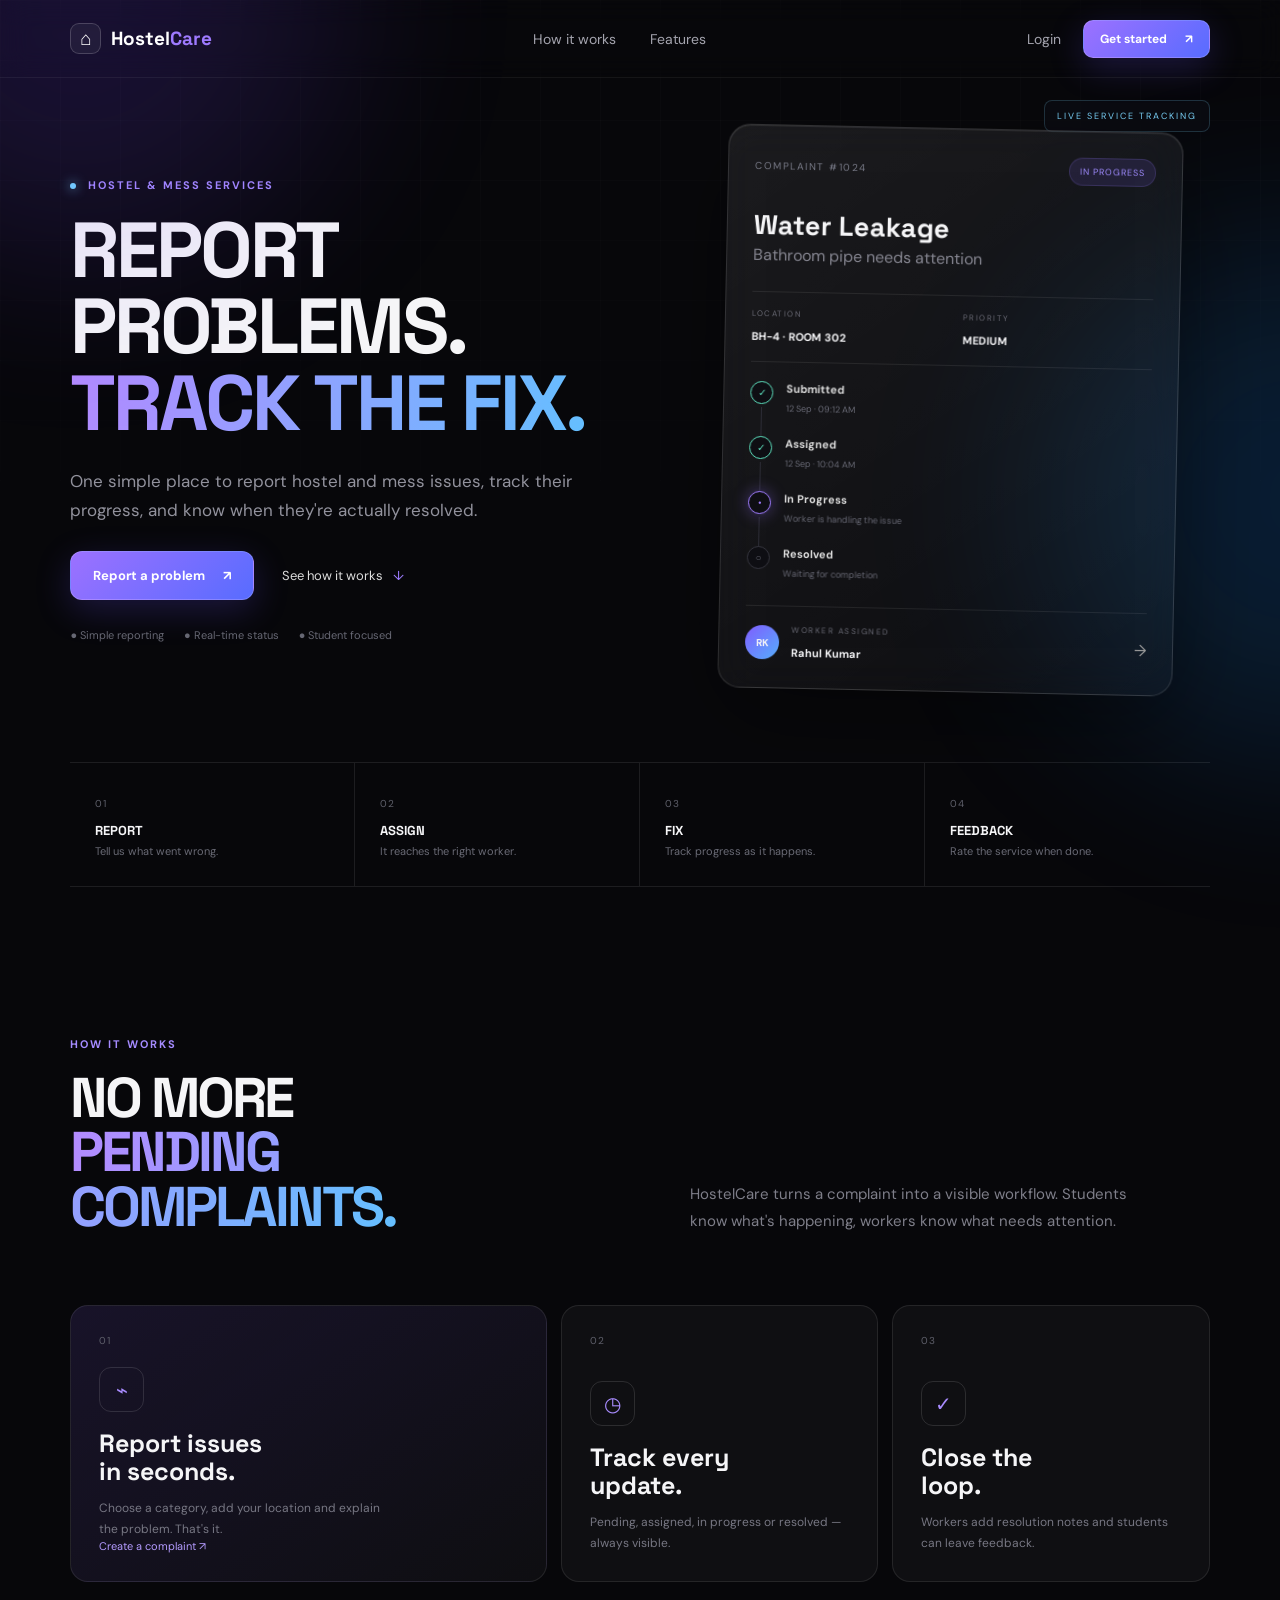
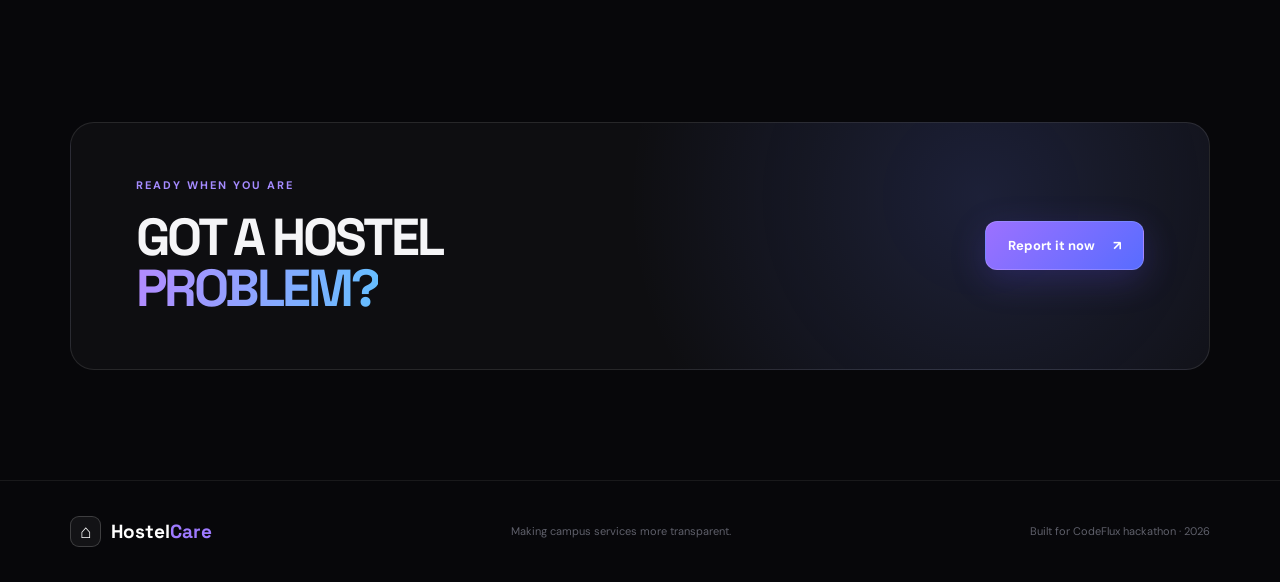
<file: index.html>
<!DOCTYPE html>
<html lang="en">
<head>
<meta charset="UTF-8"><meta name="viewport" content="width=device-width, initial-scale=1.0">
<title>HostelCare — Report. Track. Fix.</title>
<link rel="stylesheet" href="css/style.css">
<link rel="icon" type="image/svg+xml" href="favicon.svg">
</head>
<body>
<div class="bg-glow glow-one"></div><div class="bg-glow glow-two"></div>
<header class="navbar">
  <a class="brand" href="index.html"><span class="brand-mark">⌂</span><span>Hostel<span>Care</span></span></a>
  <nav>
    <a href="#how">How it works</a><a href="#features">Features</a>
  </nav>
  <div class="nav-actions"><a class="nav-login" href="login.html">Login</a><a class="btn btn-small" href="signup.html">Get started <span>↗</span></a></div>
</header>

<main>
<section class="hero section">
  <div class="hero-copy">
    <div class="eyebrow"><span class="dot"></span> HOSTEL & MESS SERVICES</div>
    <h1>REPORT PROBLEMS.<br><em>TRACK THE FIX.</em></h1>
    <p>One simple place to report hostel and mess issues, track their progress, and know when they're actually resolved.</p>
    <div class="hero-actions"><a class="btn" href="signup.html">Report a problem <span>↗</span></a><a class="text-link" href="#how">See how it works <span>↓</span></a></div>
    <div class="trust-row"><span>● Simple reporting</span><span>● Real-time status</span><span>● Student focused</span></div>
  </div>
  <div class="hero-visual">
    <div class="float-label label-top">LIVE SERVICE TRACKING</div>
    <div class="complaint-window">
      <div class="window-top"><span>COMPLAINT #1024</span><span class="status-pill progress">IN PROGRESS</span></div>
      <h3>Water Leakage</h3><p class="muted">Bathroom pipe needs attention</p>
      <div class="meta-grid"><div><small>LOCATION</small><strong>BH-4 · ROOM 302</strong></div><div><small>PRIORITY</small><strong>MEDIUM</strong></div></div>
      <div class="timeline">
        <div class="time-item done"><i>✓</i><span><b>Submitted</b><small>12 Sep · 09:12 AM</small></span></div>
        <div class="time-item done"><i>✓</i><span><b>Assigned</b><small>12 Sep · 10:04 AM</small></span></div>
        <div class="time-item active"><i>•</i><span><b>In Progress</b><small>Worker is handling the issue</small></span></div>
        <div class="time-item"><i>○</i><span><b>Resolved</b><small>Waiting for completion</small></span></div>
      </div>
      <div class="worker-row"><span class="avatar">RK</span><div><small>WORKER ASSIGNED</small><strong>Rahul Kumar</strong></div><span class="arrow">→</span></div>
    </div>
  </div>
</section>

<section class="stats section">
  <div><span>01</span><b>REPORT</b><p>Tell us what went wrong.</p></div>
  <div><span>02</span><b>ASSIGN</b><p>It reaches the right worker.</p></div>
  <div><span>03</span><b>FIX</b><p>Track progress as it happens.</p></div>
  <div><span>04</span><b>FEEDBACK</b><p>Rate the service when done.</p></div>
</section>

<section id="how" class="section intro-section">
  <div class="eyebrow">HOW IT WORKS</div>
  <div class="split-heading"><h2>NO MORE<br><em>PENDING COMPLAINTS.</em></h2><p>HostelCare turns a complaint into a visible workflow. Students know what's happening, workers know what needs attention.</p></div>
</section>

<section id="features" class="section feature-section">
  <div class="feature-card large"><div class="feature-number">01</div><div><div class="icon-box">⌁</div><h3>Report issues<br>in seconds.</h3><p>Choose a category, add your location and explain the problem. That's it.</p></div><a href="signup.html">Create a complaint <span>↗</span></a></div>
  <div class="feature-card"><div class="feature-number">02</div><div><div class="icon-box">◷</div><h3>Track every<br>update.</h3><p>Pending, assigned, in progress or resolved — always visible.</p></div></div>
  <div class="feature-card"><div class="feature-number">03</div><div><div><div class="icon-box">✓</div><h3>Close the<br>loop.</h3><p>Workers add resolution notes and students can leave feedback.</p></div></div>
</section>

<section class="section cta">
  <div><div class="eyebrow">READY WHEN YOU ARE</div><h2>GOT A HOSTEL<br><em>PROBLEM?</em></h2></div>
  <a class="btn" href="signup.html">Report it now <span>↗</span></a>
</section>
</main>
<footer><a class="brand" href="index.html"><span class="brand-mark">⌂</span><span>Hostel<span>Care</span></span></a><p>Making campus services more transparent.</p><span>Built for CodeFlux hackathon · 2026</span></footer>
<script src="js/main.js"></script>
</body></html>
</file>
<file: css/style.css>
@import url('https://fonts.googleapis.com/css2?family=DM+Sans:wght@400;500;600;700&family=Space+Grotesk:wght@500;600;700&display=swap');

* {
    box-sizing: border-box;
    margin: 0;
    padding: 0
}

html {
    scroll-behavior: smooth
}

body {
    font-family: "DM Sans", sans-serif;
    background: #07070a;
    color: #f5f5f7;
    min-height: 100vh;
    overflow-x: hidden
}

body:before {
    content: "";
    position: fixed;
    inset: 0;
    background-image: linear-gradient(rgba(255, 255, 255, .018) 1px, transparent 1px), linear-gradient(90deg, rgba(255, 255, 255, .018) 1px, transparent 1px);
    background-size: 60px 60px;
    -webkit-mask-image: linear-gradient(to bottom, black, transparent 75%);
    mask-image: linear-gradient(to bottom, black, transparent 75%);
    pointer-events: none
}

.bg-glow {
    position: fixed;
    width: 520px;
    height: 520px;
    border-radius: 50%;
    filter: blur(100px);
    opacity: .16;
    pointer-events: none
}

.glow-one {
    background: #7646ff;
    top: -260px;
    left: -180px
}

.glow-two {
    background: #188fff;
    right: -280px;
    top: 240px
}

.navbar {
    height: 78px;
    display: flex;
    align-items: center;
    justify-content: space-between;
    padding: 0 5.5%;
    position: relative;
    z-index: 10;
    border-bottom: 1px solid rgba(255, 255, 255, .06);
    backdrop-filter: blur(14px)
}

.brand {
    display: flex;
    align-items: center;
    gap: 10px;
    color: #fff;
    text-decoration: none;
    font-family: "Space Grotesk";
    font-weight: 700;
    font-size: 19px
}

.brand>span:last-child>span {
    color: #9e7aff
}

.brand-mark {
    display: grid;
    place-items: center;
    width: 31px;
    height: 31px;
    border: 1px solid rgba(255, 255, 255, .18);
    border-radius: 9px;
    background: rgba(255, 255, 255, .05);
    font-size: 19px
}

.navbar nav {
    display: flex;
    gap: 34px
}

.navbar nav a,
.nav-login {
    color: #a4a4ae;
    text-decoration: none;
    font-size: 14px;
    transition: .2s
}

.navbar nav a:hover,
.navbar nav a.active,
.nav-login:hover {
    color: #fff
}

.nav-actions {
    display: flex;
    align-items: center;
    gap: 22px
}

.btn {
    display: inline-flex;
    align-items: center;
    justify-content: center;
    gap: 18px;
    padding: 15px 22px;
    border: 1px solid rgba(255, 255, 255, .16);
    border-radius: 12px;
    background: linear-gradient(135deg, #9c71ff, #586cff);
    color: white;
    text-decoration: none;
    font-weight: 700;
    font-size: 13px;
    box-shadow: 0 10px 35px rgba(105, 83, 255, .22);
    transition: .25s;
    cursor: pointer
}

.btn:hover {
    transform: translateY(-2px);
    box-shadow: 0 15px 45px rgba(105, 83, 255, .34)
}

.btn-small {
    padding: 10px 16px;
    border-radius: 10px;
    font-size: 12px
}


#refreshWorker, #refreshStatus{
display: inline-flex;
    align-items: center;
    justify-content: center;
    gap: 18px;
    padding: none;
    border: none;
    background: transparent;
    color: white;
    text-decoration: none;
    font-weight: 800;
    font-size: 24px;
    box-shadow: none;
    transition: .25s;
    cursor: pointer
}

.section {
    width: min(1160px, 89%);
    margin: auto
}

.hero {
    min-height: 680px;
    display: grid;
    grid-template-columns: 1.05fr .95fr;
    align-items: center;
    gap: 50px;
    padding-top: 50px;
    padding-bottom: 70px
}

.eyebrow {
    font-size: 11px;
    letter-spacing: 2px;
    font-weight: 700;
    color: #a58bff;
    margin-bottom: 20px
}

.dot {
    display: inline-block;
    width: 6px;
    height: 6px;
    border-radius: 50%;
    background: #72d9ff;
    box-shadow: 0 0 12px #72d9ff;
    margin-right: 7px
}

.hero h1,
.intro-section h2,
.cta h2,
.auth-card h1,
.page-head h1 {
    font-family: "Space Grotesk";
    font-size: clamp(48px, 6.3vw, 78px);
    line-height: .98;
    letter-spacing: -3px
}

.hero h1 em,
.intro-section h2 em,
.cta h2 em,
.auth-card h1 em,
.page-head h1 em {
    font-style: normal;
    background: linear-gradient(100deg, #b48aff, #64bfff);
    color: transparent;
    background-clip: text;
    -webkit-background-clip: text
}

.hero-copy>p {
    max-width: 540px;
    color: #92929d;
    font-size: 17px;
    line-height: 1.7;
    margin: 26px 0
}

.hero-actions {
    display: flex;
    align-items: center;
    gap: 28px
}

.text-link {
    color: #ddd;
    text-decoration: none;
    font-size: 13px
}

.text-link span {
    color: #9d7cff;
    margin-left: 7px
}

.trust-row {
    display: flex;
    gap: 20px;
    color: #666773;
    font-size: 11px;
    margin-top: 28px
}

.hero-visual {
    position: relative;
    display: flex;
    justify-content: center
}

.complaint-window {
    width: min(455px, 100%);
    padding: 26px;
    border: 1px solid rgba(255, 255, 255, .13);
    border-radius: 22px;
    background: linear-gradient(145deg, rgba(255, 255, 255, .075), rgba(255, 255, 255, .025));
    box-shadow: 0 30px 90px rgba(0, 0, 0, .42), inset 0 1px rgba(255, 255, 255, .08);
    backdrop-filter: blur(20px);
    transform: rotate(1.2deg)
}

.float-label {
    position: absolute;
    top: -28px;
    right: 0;
    font-size: 9px;
    letter-spacing: 2px;
    color: #7dd7ff;
    border: 1px solid rgba(125, 215, 255, .2);
    background: rgba(10, 12, 18, .8);
    padding: 9px 12px;
    border-radius: 8px
}

.window-top {
    display: flex;
    justify-content: space-between;
    align-items: center;
    font-size: 10px;
    color: #777986;
    letter-spacing: 1.5px
}

.status-pill,
.role-badge {
    font-size: 9px;
    letter-spacing: 1px;
    border-radius: 20px;
    padding: 7px 10px
}

.progress {
    color: #9f8bff;
    background: rgba(135, 101, 255, .13);
    border: 1px solid rgba(150, 120, 255, .18)
}

.complaint-window h3 {
    font-family: "Space Grotesk";
    font-size: 27px;
    margin-top: 28px
}

.muted {
    color: #858590;
    line-height: 1.6
}

.meta-grid {
    display: grid;
    grid-template-columns: 1fr 1fr;
    border-top: 1px solid rgba(255, 255, 255, .08);
    border-bottom: 1px solid rgba(255, 255, 255, .08);
    margin-top: 23px;
    padding: 16px 0;
    gap: 20px
}

.meta-grid small,
.worker-row small {
    display: block;
    color: #686974;
    font-size: 8px;
    letter-spacing: 1.5px;
    margin-bottom: 6px
}

.meta-grid strong,
.worker-row strong {
    font-size: 11px
}

.timeline {
    padding: 19px 0 4px
}

.time-item {
    display: flex;
    gap: 13px;
    position: relative;
    min-height: 55px;
    color: #696a76
}

.time-item:not(:last-child):before {
    content: "";
    position: absolute;
    left: 11px;
    top: 26px;
    width: 1px;
    height: 38px;
    background: #2b2b35
}

.time-item i {
    font-style: normal;
    display: grid;
    place-items: center;
    width: 23px;
    height: 23px;
    border-radius: 50%;
    border: 1px solid #34343d;
    font-size: 10px;
    z-index: 1;
    background: #0e0e13
}

.time-item.done i {
    border-color: #5cddbb;
    color: #5cddbb
}

.time-item.active i {
    border-color: #a07cff;
    color: #a07cff;
    box-shadow: 0 0 16px rgba(145, 109, 255, .4)
}

.time-item b {
    display: block;
    font-size: 11px;
    color: #ddd
}

.time-item small {
    font-size: 9px;
    color: #666773
}

.worker-row {
    display: flex;
    align-items: center;
    gap: 12px;
    border-top: 1px solid rgba(255, 255, 255, .08);
    padding-top: 18px
}

.avatar {
    display: grid;
    place-items: center;
    width: 34px;
    height: 34px;
    border-radius: 50%;
    background: linear-gradient(135deg, #805cff, #55aefc);
    font-size: 10px;
    font-weight: 700
}

.arrow {
    margin-left: auto;
    color: #999
}

.stats {
    display: grid;
    grid-template-columns: repeat(4, 1fr);
    border-top: 1px solid rgba(255, 255, 255, .09);
    border-bottom: 1px solid rgba(255, 255, 255, .09)
}

.stats>div {
    padding: 28px 25px;
    border-right: 1px solid rgba(255, 255, 255, .09)
}

.stats>div:last-child {
    border: 0
}

.stats span,
.feature-number {
    color: #5f606b;
    font-size: 10px;
    letter-spacing: 1px
}

.stats b {
    display: block;
    font-family: "Space Grotesk";
    font-size: 13px;
    margin: 10px 0 5px
}

.stats p {
    color: #696a75;
    font-size: 11px
}

.intro-section {
    padding: 150px 0 70px
}

.split-heading {
    display: grid;
    grid-template-columns: 1fr 1fr;
    gap: 100px;
    align-items: end
}

.intro-section h2 {
    font-size: 56px
}

.split-heading p {
    color: #7e7e89;
    font-size: 15px;
    line-height: 1.8;
    max-width: 440px
}

.feature-section {
    display: grid;
    grid-template-columns: 1.5fr 1fr 1fr;
    gap: 14px
}

.feature-card {
    /* min-height: 380px; */
    padding: 28px;
    border: 1px solid rgba(255, 255, 255, .09);
    border-radius: 18px;
    background: rgba(255, 255, 255, .035);
    display: flex;
    flex-direction: column;
    justify-content: space-between;
    transition: .25s
}

.feature-card:hover {
    background: rgba(255, 255, 255, .055);
    transform: translateY(-4px);
    border-color: rgba(160, 125, 255, .3)
}

.feature-card.large {
    background: linear-gradient(145deg, rgba(137, 99, 255, .13), rgba(255, 255, 255, .03))
}

.icon-box {
    width: 45px;
    height: 45px;
    border: 1px solid rgba(255, 255, 255, .12);
    border-radius: 12px;
    display: grid;
    place-items: center;
    font-size: 20px;
    color: #a98cff;
    margin: 20px 0 18px
}

.feature-card h3 {
    font-family: "Space Grotesk";
    font-size: 25px;
    line-height: 1.1
}

.feature-card p {
    color: #777783;
    font-size: 12px;
    line-height: 1.7;
    margin-top: 13px;
    max-width: 300px
}

.feature-card a {
    color: #b49bff;
    text-decoration: none;
    font-size: 11px
}

.cta {
    margin-top: 140px;
    margin-bottom: 110px;
    padding: 55px 65px;
    border: 1px solid rgba(255, 255, 255, .1);
    border-radius: 24px;
    background: radial-gradient(circle at 80% 30%, rgba(103, 126, 255, .16), transparent 38%), rgba(255, 255, 255, .03);
    display: flex;
    align-items: center;
    justify-content: space-between
}

.cta h2 {
    font-size: 52px
}

footer {
    border-top: 1px solid rgba(255, 255, 255, .07);
    padding: 35px 5.5%;
    display: flex;
    align-items: center;
    justify-content: space-between;
    color: #5f606b;
    font-size: 11px
}

.auth-page {
    display: grid;
    place-items: center
}

.auth-brand {
    position: absolute;
    top: 30px;
    left: 5.5%
}

.auth-shell {
    width: min(100%, 500px);
    padding: 100px 20px 50px
}

.auth-card {
    border: 1px solid rgba(255, 255, 255, .12);
    background: rgba(255, 255, 255, .045);
    backdrop-filter: blur(22px);
    border-radius: 24px;
    padding: 40px;
    box-shadow: 0 30px 90px rgba(0, 0, 0, .4)
}

.auth-card h1 {
    font-size: 45px;
    letter-spacing: -2px
}

.auth-card>p {
    margin: 15px 0 30px;
    font-size: 13px
}

form {
    display: grid;
    gap: 18px
}

label {
    display: grid;
    gap: 8px;
    color: #aaaab4;
    font-size: 11px;
    letter-spacing: .4px
}

input,
select,
textarea {
    width: 100%;
    background: rgba(0, 0, 0, .25);
    border: 1px solid rgba(255, 255, 255, .1);
    border-radius: 11px;
    padding: 14px 15px;
    color: #eee;
    outline: none;
    font: inherit;
    font-size: 13px
}

input:focus,
select:focus,
textarea:focus {
    border-color: #866aff;
    box-shadow: 0 0 0 3px rgba(125, 91, 255, .1)
}

select option {
    background: #111;
    color: #fff
}

textarea {
    min-height: 150px;
    resize: vertical
}

.full {
    width: 100%
}

.switch {
    text-align: center !important;
    font-size: 12px !important;
    margin: 20px 0 0 !important
}

.switch a {
    color: #ae96ff
}

.message {
    font-size: 11px;
    color: #ff9b9b;
    min-height: 15px
}

.two-input {
    display: grid;
    grid-template-columns: 1fr 1fr;
    gap: 14px
}

.role-grid {
    display: grid;
    grid-template-columns: 1fr 1fr;
    gap: 10px;
    margin-top: -7px
}

.role {
    padding: 15px;
    background: rgba(0, 0, 0, .18);
    border: 1px solid rgba(255, 255, 255, .09);
    border-radius: 12px;
    text-align: left;
    color: #777;
    cursor: pointer
}

.role.selected {
    border-color: #8e72ff;
    background: rgba(124, 91, 255, .1);
    color: #fff
}

.role strong {
    display: block;
    font-size: 11px
}

.role small {
    font-size: 9px
}

.app-main {
    padding-top: 70px;
    padding-bottom: 100px
}

.page-head {
    display: flex;
    align-items: end;
    justify-content: space-between;
    gap: 30px;
    margin-bottom: 45px
}

.page-head h1 {
    font-size: 52px
}

.summary-grid {
    display: grid;
    grid-template-columns: repeat(3, 1fr);
    gap: 12px
}

.summary {
    padding: 24px;
    border: 1px solid rgba(255, 255, 255, .09);
    border-radius: 15px;
    background: rgba(255, 255, 255, .035)
}

.summary small {
    color: #696a76;
    font-size: 9px;
    letter-spacing: 1.5px
}

.summary strong {
    display: block;
    font-family: "Space Grotesk";
    font-size: 39px;
    margin-top: 12px
}

.quick-card {
    margin: 14px 0 65px;
    padding: 35px;
    border: 1px solid rgba(255, 255, 255, .1);
    border-radius: 18px;
    display: flex;
    justify-content: space-between;
    align-items: center;
    background: linear-gradient(110deg, rgba(128, 93, 255, .1), rgba(255, 255, 255, .025))
}

.quick-card h2 {
    font-family: "Space Grotesk";
    font-size: 27px;
    margin-bottom: 6px
}

.quick-card p {
    font-size: 12px
}

.list-section {
    margin-top: 20px
}

.section-head {
    display: flex;
    justify-content: space-between;
    align-items: center;
    margin-bottom: 18px
}

.section-head h2 {
    font-family: "Space Grotesk";
    font-size: 22px
}

.section-head a {
    font-size: 11px;
    color: #a991ff;
    text-decoration: none
}

.complaint-list,
.complaint-grid {
    display: grid;
    gap: 10px
}

.complaint-grid {
    grid-template-columns: repeat(2, 1fr)
}

.complaint-item {
    padding: 21px;
    border: 1px solid rgba(255, 255, 255, .09);
    border-radius: 15px;
    background: rgba(255, 255, 255, .03);
    text-decoration: none;
    color: #fff;
    transition: .2s
}

.complaint-item:hover {
    border-color: rgba(150, 120, 255, .35);
    transform: translateY(-2px)
}

.complaint-item .row {
    display: flex;
    justify-content: space-between;
    gap: 20px
}

.complaint-item h3 {
    font-family: "Space Grotesk";
    font-size: 16px
}

.complaint-item p {
    font-size: 11px;
    color: #6f707b;
    margin-top: 7px
}

.status-text {
    font-size: 9px;
    padding: 7px 9px;
    border-radius: 20px;
    background: rgba(255, 255, 255, .05);
    height: max-content
}

.status-text.resolved {
    color: #66dfbc
}

.status-text.in-progress {
    color: #a88cff
}

.status-text.pending {
    color: #f0ca71
}

.empty {
    padding: 35px;
    text-align: center;
    color: #666773;
    border: 1px dashed rgba(255, 255, 255, .1);
    border-radius: 15px;
    font-size: 12px
}

.filters {
    display: flex;
    gap: 8px;
    margin-bottom: 20px
}

.filter {
    padding: 9px 14px;
    border-radius: 20px;
    border: 1px solid rgba(255, 255, 255, .09);
    background: transparent;
    color: #777783;
    cursor: pointer;
    font-size: 10px
}

.filter.active {
    background: rgba(133, 99, 255, .13);
    border-color: #8062ff;
    color: #c1afff
}

.form-main {
    width: min(900px, 89%);
    padding-top: 70px;
    padding-bottom: 100px
}

.form-card {
    padding: 35px;
    border: 1px solid rgba(255, 255, 255, .1);
    border-radius: 20px;
    background: rgba(255, 255, 255, .035)
}

.details-main {
    width: min(900px, 89%);
    padding-top: 75px;
    padding-bottom: 100px
}

.detail-card {
    padding: 35px;
    border: 1px solid rgba(255, 255, 255, .1);
    border-radius: 20px;
    background: rgba(255, 255, 255, .035)
}

.detail-title {
    font-family: "Space Grotesk";
    font-size: 40px;
    margin: 15px 0 8px
}

.detail-meta {
    display: flex;
    gap: 10px;
    flex-wrap: wrap;
    margin: 20px 0 30px
}

.detail-meta span {
    font-size: 9px;
    color: #999;
    padding: 8px 10px;
    border: 1px solid rgba(255, 255, 255, .08);
    border-radius: 20px
}

.detail-description {
    border-top: 1px solid rgba(255, 255, 255, .08);
    padding-top: 25px;
    color: #8b8b96;
    line-height: 1.8;
    font-size: 13px
}

.detail-timeline {
    margin: 35px 0
}

.detail-timeline .time-item {
    min-height: 65px
}

.feedback-box {
    margin-top: 30px;
    padding: 25px;
    border: 1px solid rgba(255, 255, 255, .08);
    border-radius: 15px;
    background: rgba(125, 92, 255, .06)
}

.stars {
    display: flex;
    gap: 7px;
    margin: 15px 0
}

.star {
    font-size: 25px;
    color: #555;
    cursor: pointer
}

.star.active {
    color: #d7bd5d
}

.profile-main {
    padding-top: 100px
}

.profile-card {
    width: min(650px, 100%);
    margin: auto;
    padding: 40px;
    border: 1px solid rgba(255, 255, 255, .1);
    border-radius: 22px;
    background: rgba(255, 255, 255, .035);
    display: grid;
    grid-template-columns: auto 1fr;
    gap: 20px;
    align-items: center
}

.avatar.big {
    width: 70px;
    height: 70px;
    font-size: 18px
}

.profile-card h1 {
    font-family: "Space Grotesk";
    font-size: 30px
}

.role-badge {
    display: inline-block;
    background: rgba(125, 95, 255, .12);
    color: #ad98ff;
    margin-top: 7px
}

.profile-line {
    grid-column: 1/-1;
    border-top: 1px solid rgba(255, 255, 255, .08);
    margin: 15px 0
}

.profile-info {
    grid-column: 1/-1;
    display: flex;
    justify-content: space-between;
    font-size: 11px
}

.profile-info span {
    color: #666773
}

.profile-info strong {
    color: #aaa
}

.app-page .navbar {
    position: relative
}

.app-page .navbar nav {
    margin-left: auto;
    margin-right: 35px
}

@media(max-width:850px) {
    .navbar nav {
        display: none
    }

    .hero {
        grid-template-columns: 1fr;
        padding-top: 75px
    }

    .hero-visual {
        margin-top: 30px
    }

    .stats {
        grid-template-columns: 1fr 1fr
    }

    .stats>div:nth-child(2) {
        border-right: 0
    }

    .feature-section {
        grid-template-columns: 1fr
    }

    .split-heading {
        grid-template-columns: 1fr;
        gap: 25px
    }

    .intro-section {
        padding-top: 100px
    }

    .page-head {
        align-items: flex-start;
        flex-direction: column
    }

    .quick-card {
        align-items: flex-start;
        gap: 25px;
        flex-direction: column
    }

    .complaint-grid {
        grid-template-columns: 1fr
    }

    .app-page .navbar {
        padding: 0 5%
    }

    .app-page .navbar .nav-actions .nav-login {
        display: none
    }
}

@media(max-width:550px) {
    .navbar {
        height: 70px
    }

    .nav-actions {
        gap: 8px
    }

    .nav-actions .nav-login {
        display: none
    }

    .hero h1 {
        font-size: 45px;
        letter-spacing: -2px
    }

    .hero-copy>p {
        font-size: 14px
    }

    .hero-actions {
        flex-wrap: wrap
    }

    .trust-row {
        flex-direction: column;
        gap: 7px
    }

    .complaint-window {
        padding: 20px
    }

    .stats {
        grid-template-columns: 1fr 1fr
    }

    .stats>div {
        padding: 20px 15px
    }

    .intro-section h2,
    .cta h2 {
        font-size: 42px
    }

    .cta {
        padding: 35px 25px;
        display: block
    }

    .cta .btn {
        margin-top: 30px
    }

    .cta {
        margin-top: 80px;
        margin-bottom: 70px
    }

    .two-input,
    .summary-grid {
        grid-template-columns: 1fr
    }

    .auth-card {
        padding: 28px 22px
    }

    .auth-card h1 {
        font-size: 38px
    }

    .auth-shell {
        padding-top: 90px
    }

    .role-grid {
        grid-template-columns: 1fr
    }

    .form-card {
        padding: 22px
    }

    .page-head h1 {
        font-size: 42px
    }

    footer {
        flex-direction: column;
        gap: 15px;
        text-align: center
    }
}

.take-btn {
    margin-top: 14px
}

.take-btn:disabled {
    opacity: .55;
    cursor: not-allowed
}
</file>
